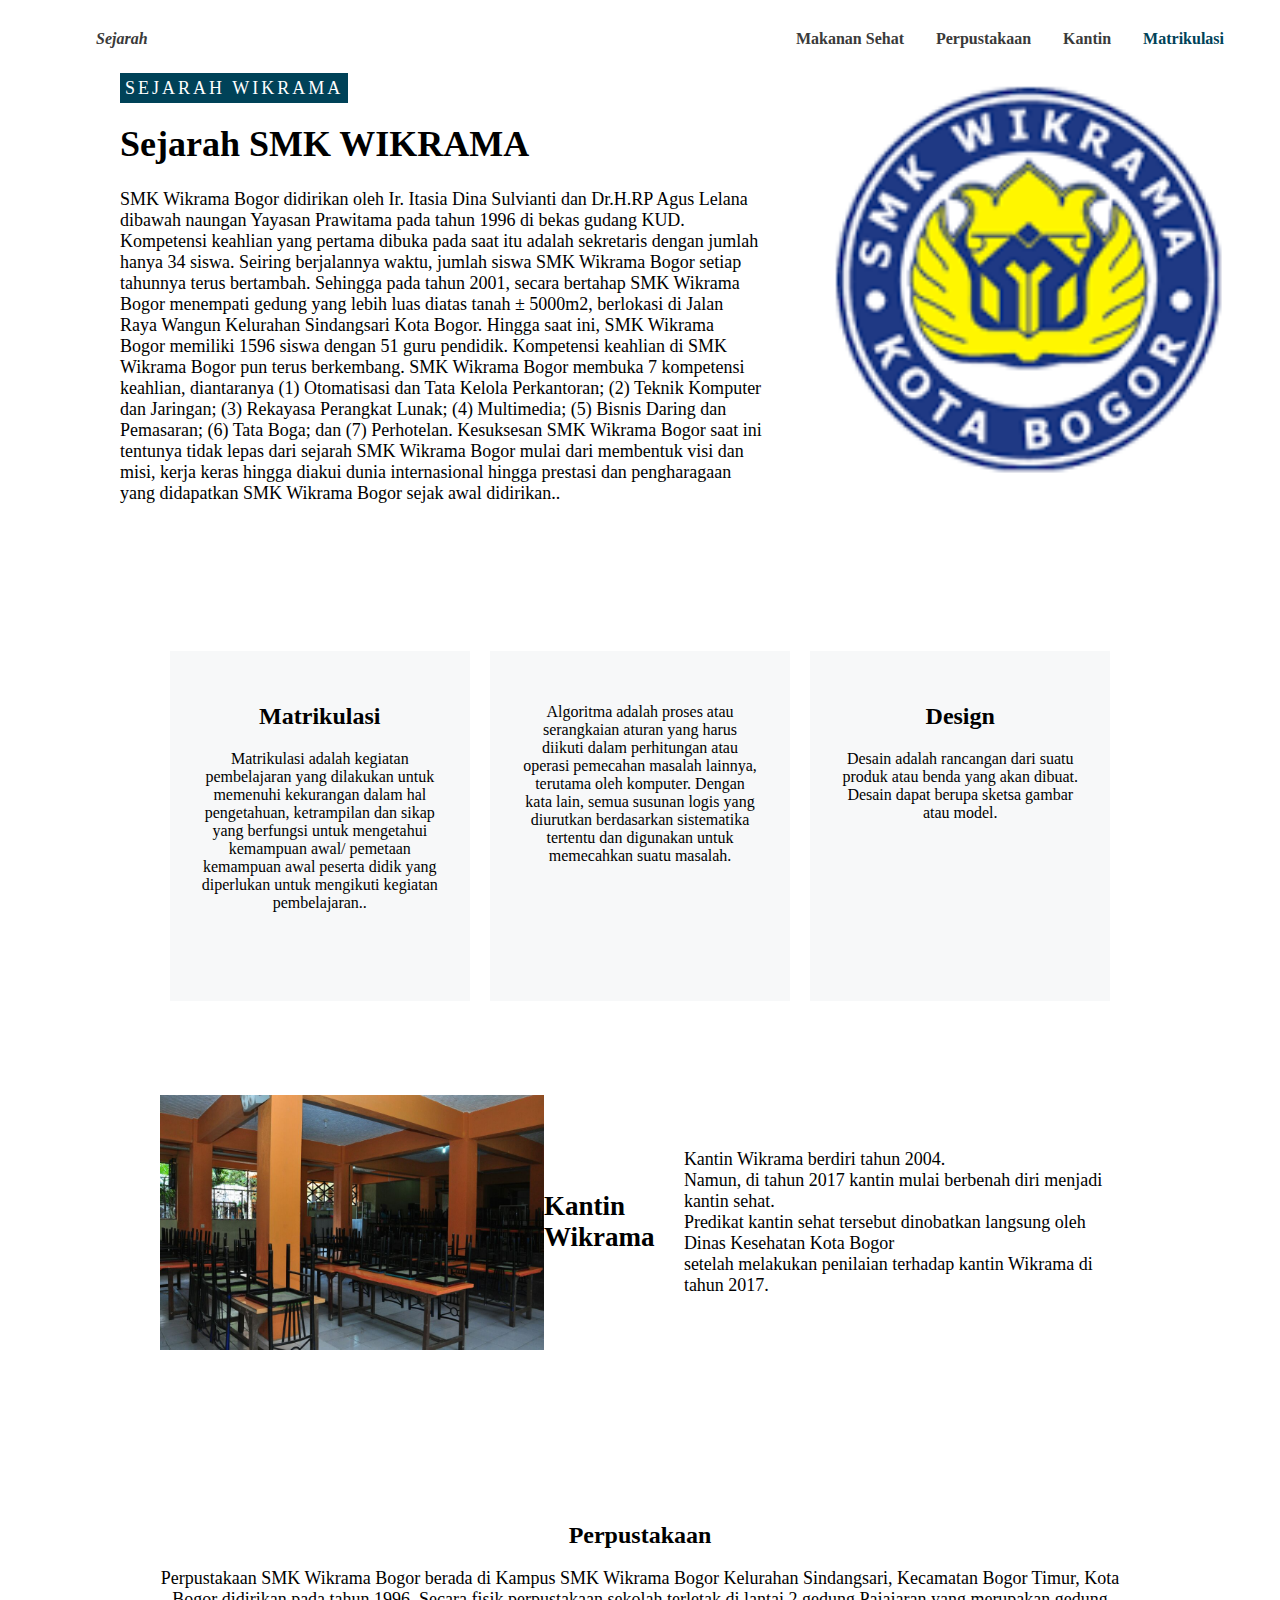
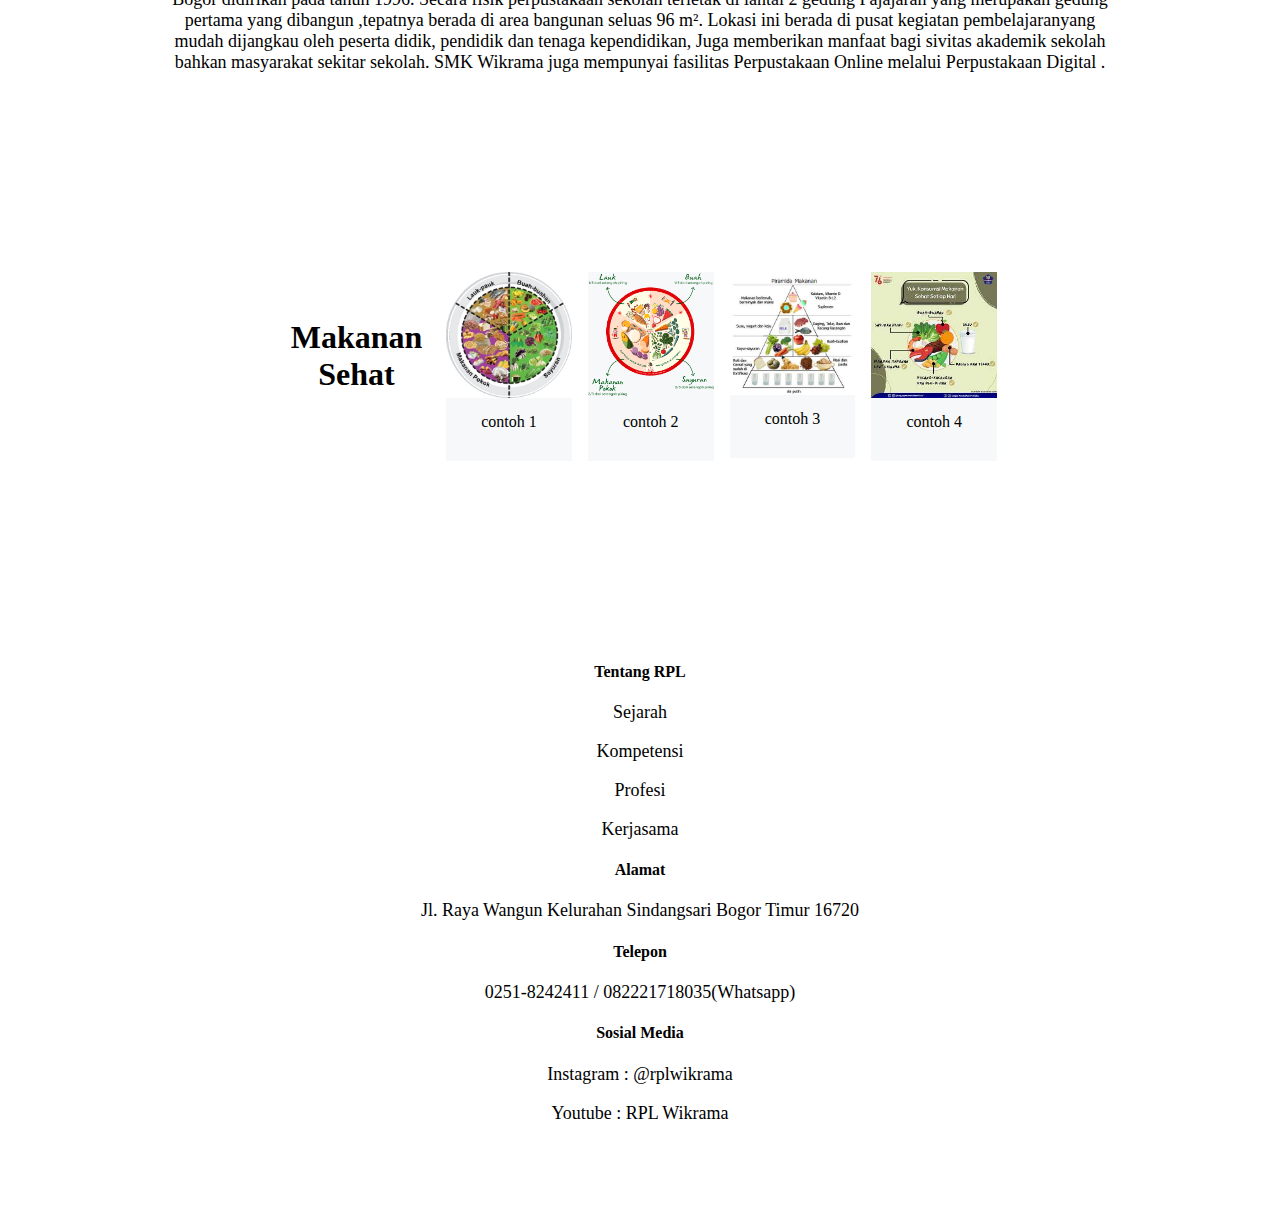
<file: HTML part 1/HTML part 2/index.html>
<html>
    <head>
        <title>Sejarah Wikrama</title>
        <link href="style.css" rel="stylesheet">
    </head>
    <body>
        <div class="container">
            <nav>
                <ul>
                    <li class="logo"><a class="logo-text">Sejarah</a></li>
                    <li><a class="active" href="#home">Matrikulasi</a></li>
                    <li><a href="#">Kantin</a></li>
                    <li><a href="#">Perpustakaan</a></li>
                    <li><a href="#">Makanan Sehat</a></li>
                </ul>
            </nav>
        </div>
    </body>
</html>
<div class="content1">
    <div class="text1">
         <div class="text">
               <p id="tag">
                    <mark>SEJARAH WIKRAMA</mark>
               </p>
               <h1>Sejarah SMK WIKRAMA</h1>
               <p>SMK Wikrama Bogor didirikan oleh Ir. Itasia Dina Sulvianti dan Dr.H.RP Agus Lelana dibawah naungan Yayasan Prawitama pada tahun 1996 di bekas gudang KUD. Kompetensi keahlian yang pertama dibuka pada saat itu adalah sekretaris dengan jumlah hanya 34 siswa. Seiring berjalannya waktu, jumlah siswa SMK Wikrama Bogor setiap tahunnya terus bertambah. Sehingga pada tahun 2001, secara bertahap SMK Wikrama Bogor menempati gedung yang lebih luas diatas tanah ± 5000m2, berlokasi di Jalan Raya Wangun Kelurahan Sindangsari Kota Bogor. Hingga saat ini, SMK Wikrama Bogor memiliki 1596 siswa dengan 51 guru pendidik. Kompetensi keahlian di SMK Wikrama Bogor pun terus berkembang. SMK Wikrama Bogor membuka 7 kompetensi keahlian, diantaranya (1) Otomatisasi dan Tata Kelola Perkantoran; (2) Teknik Komputer dan Jaringan; (3) Rekayasa Perangkat Lunak; (4) Multimedia; (5) Bisnis Daring dan Pemasaran; (6) Tata Boga; dan (7) Perhotelan. Kesuksesan SMK Wikrama Bogor saat ini tentunya tidak lepas dari sejarah SMK Wikrama Bogor mulai dari membentuk visi dan misi, kerja keras hingga diakui dunia internasional hingga prestasi dan pengharagaan yang didapatkan SMK Wikrama Bogor sejak awal didirikan.. 
               </p>
          </div>
      </div>
      <img src="img/images.png" />
</div><div class="content2">
    <div class="card">
        <h2><b>Matrikulasi</b></h2> 
        <p>Matrikulasi adalah kegiatan pembelajaran yang dilakukan untuk memenuhi kekurangan dalam hal pengetahuan, ketrampilan dan sikap yang berfungsi untuk mengetahui kemampuan awal/ pemetaan kemampuan awal peserta didik yang diperlukan untuk mengikuti kegiatan pembelajaran..</p> 
    </div>
    <div class="card">
        <h2><b></b></h2> 
        <p>Algoritma adalah proses atau serangkaian aturan yang harus diikuti dalam perhitungan atau operasi pemecahan masalah lainnya, terutama oleh komputer. 
            Dengan kata lain, semua susunan logis yang diurutkan berdasarkan sistematika tertentu dan digunakan untuk memecahkan suatu masalah.</p> 
    </div>
    <div class="card">
        <h2><b>Design</b></h2> 
        <p>Desain adalah rancangan dari suatu produk atau benda yang akan dibuat. Desain dapat berupa sketsa gambar atau model.</p> 
    </div>
</div>
<div class="content3">
    <img src="img/8JQJ3032GJY.jpg" />
    <div class="text2">
        <div class="text2">
            <h2>Kantin Wikrama</h2>
            <p>Kantin Wikrama berdiri tahun 2004.<br>
                Namun, di tahun 2017 kantin mulai berbenah diri menjadi kantin sehat.   <br>
                Predikat kantin sehat tersebut dinobatkan langsung oleh Dinas Kesehatan Kota Bogor   <br>
                setelah melakukan penilaian terhadap kantin Wikrama di tahun 2017. </p>
        </div>
    </div>
</div>
<div class="content4">
    <h2>Perpustakaan</h2>
    <p>Perpustakaan SMK Wikrama Bogor berada di Kampus SMK Wikrama Bogor Kelurahan Sindangsari, Kecamatan Bogor Timur, Kota Bogor didirikan pada tahun 1996. Secara fisik perpustakaan sekolah terletak di lantai 2 gedung Pajajaran yang merupakan gedung pertama yang dibangun ,tepatnya berada di area bangunan seluas 96 m². 
        Lokasi ini berada di pusat kegiatan pembelajaranyang mudah dijangkau oleh peserta didik, pendidik dan tenaga kependidikan, Juga memberikan manfaat bagi sivitas akademik sekolah bahkan masyarakat sekitar sekolah. SMK Wikrama juga mempunyai fasilitas Perpustakaan Online melalui

        Perpustakaan Digital  .</p>
        <div class="content5">
            <h1>Makanan Sehat</h1>
            <div class="responsive">
                <div class="gallery">
                    <a target="_blank" href="img/makanan sehat 1.png.png">
                        <img src="img/makanan sehat 1.png" width="600" height="400">
                    </a>
                    <div class="desc">contoh 1</div>
                </div>
            </div>
            <div class="responsive">
                <div class="gallery">
                    <a target="_blank" href="img/makanan sehat 2.png">
                        <img src="img/makanan sehat 2.png" width="600" height="400">
                    </a>
                    <div class="desc">contoh 2</div>
                </div>
            </div>
            <div class="responsive">
                <div class="gallery">
                    <a target="_blank" href="img/makanan sehat 3.jpg">
                        <img src="img/makanan sehat 3.jpg" width="600" height="400">
                    </a>
                    <div class="desc">contoh 3</div>
                </div>
            </div>
            <div class="responsive">
                <div class="gallery">
                    <a target="_blank" href="img/makanan sehat 4.jpg">
                        <img src="img/makanan sehat 4.jpg" width="600" height="400">
                    </a>
                    <div class="desc">contoh 4</div>
                </div>
            </div>
        </div>
        <div class="clearfix"></div>
            <footer class="footer-main">
                <div class="footer-grid">   
                      <section class="footer-1">
                        <h4>Tentang RPL</h4>
                          <p>Sejarah</p>
                          <p>Kompetensi</p>
                          <p>Profesi</p>
                          <p>Kerjasama</p>
                      </section>
                     <section class="footer-2">
                        <h4>Alamat</h4>
                        <p>Jl. Raya Wangun
                            Kelurahan Sindangsari
                            Bogor Timur 16720</p>
                        <h4>Telepon</h4>
                        <p>0251-8242411 / 082221718035(Whatsapp)</p>
                      </section>
                     <section class="footer-3">
                       <h4>Sosial Media</h4>
                         <p>Instagram : @rplwikrama</p>
                         <p>Youtube : RPL Wikrama</p>
                     </section>
                </div>
            </footer>
</file>
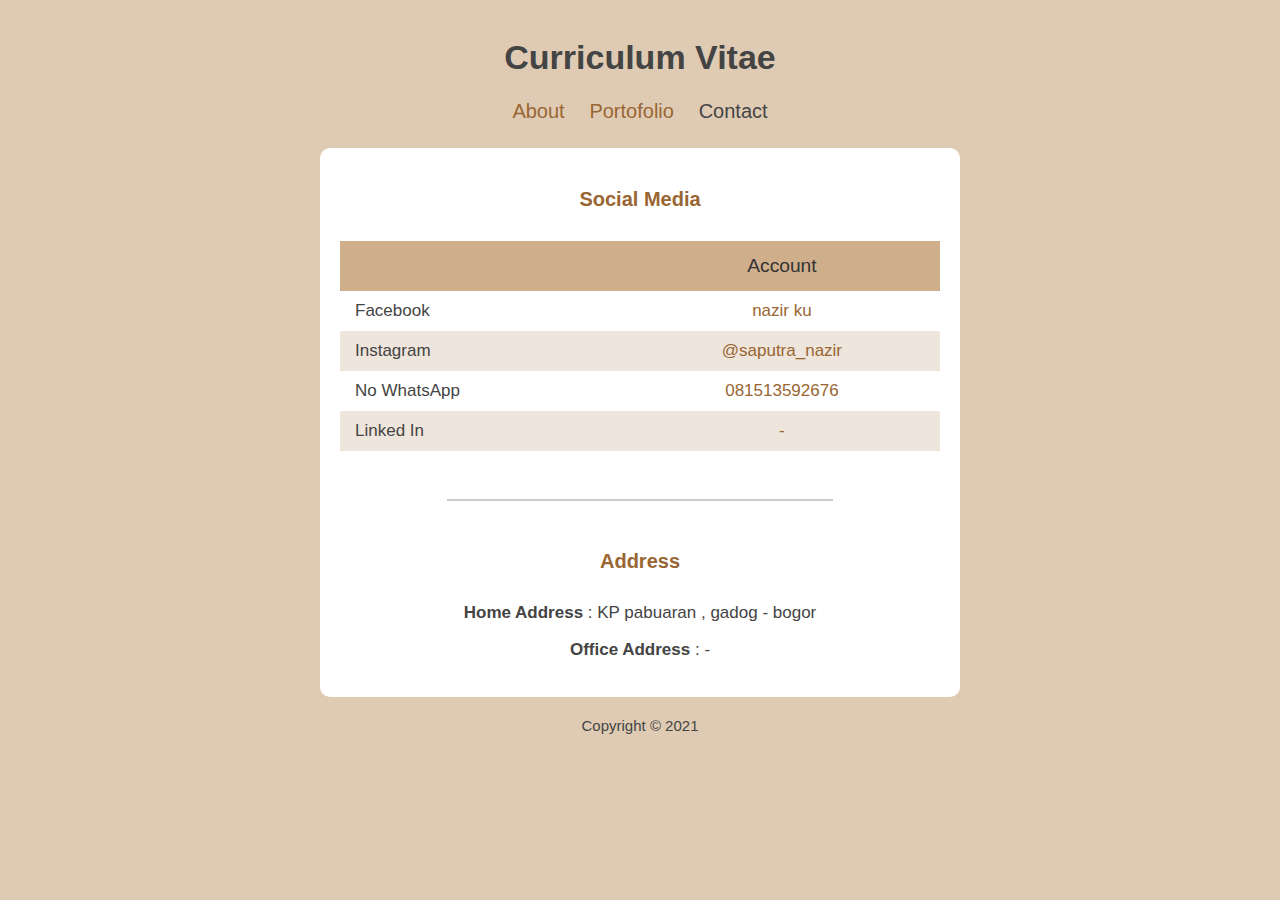
<file: HTML part 1/contact.html>
<!DOCTYPE html>
<html>
<head>
<meta charset="utf-8">
<title>Personal Web</title>
<link rel="stylesheet" type="text/css" href="style.css">
</head>
<body>
<div class="container">
<div class="header">
<h1 class="text-header">Curriculum Vitae</h1>
</div>
<div class="navbar">
<ul class="list-nav">
<li><a href="index.html">About</a></li>
<li><a href="portofolio.html">Portofolio</a></li>
<li><a href="#" class="active">Contact</a></li>
</ul>
</div>
<div class="content">
    <!-- Social Media -->
    <section class="section">
    <h2 class="section-header">Social Media</h2>
    <div class="responsive-table">
    <table>
    <tr class="tr-header">
    <th>&nbsp;</th>
    <th>Account</th>
    </tr>
    <tr>
    <td class="text-left">Facebook</td>
    <td>
    <a href="facebook.com">nazir ku</a>
    </td>
    </tr>
    <tr>
    <td class="text-left">Instagram</td>
    <td>
    <a href="instagram.com">@saputra_nazir</a>
    </td>
    </tr>
    <tr>
    <td class="text-left">No WhatsApp</td>
    <td>
    <a href="twitter.com">081513592676</a>
    </td>
    </tr>
    <tr>
    <td class="text-left">Linked In</td>
    <td>
    <a href="linkedin.com.com">-</a>
    </td>
    </tr>
    </table>
    </div>
    </section>
    <hr>
    <!-- Contact -->
    <section class="section">
    <h2 class="section-header">Address</h2>
    <p><b>Home Address </b>: KP pabuaran , 
     gadog - bogor   </p>
    <p><b>Office Address </b>: -</p>
    </section>
    </div>
    <footer>
    <p class="footer-text">Copyright &copy; 2021</p>
    </footer>
    </div>
    </body>
    </html>
</file>
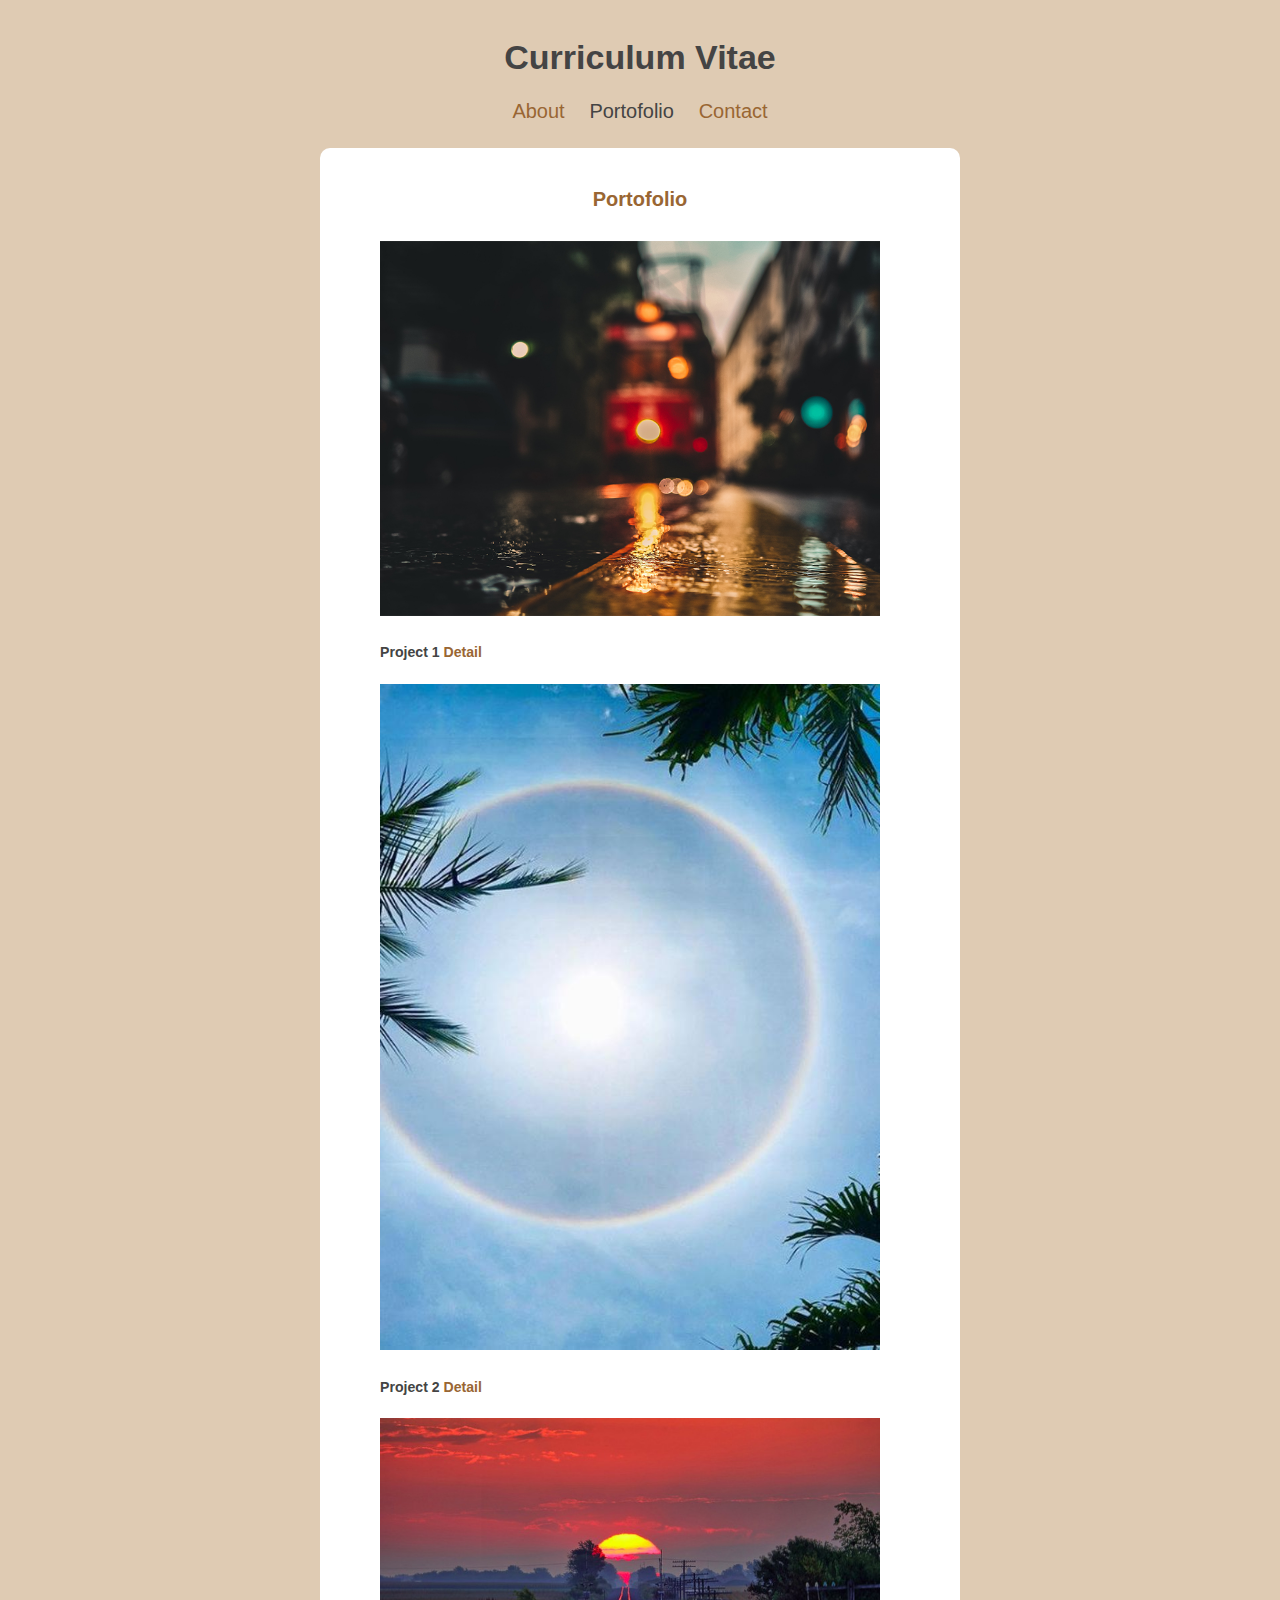
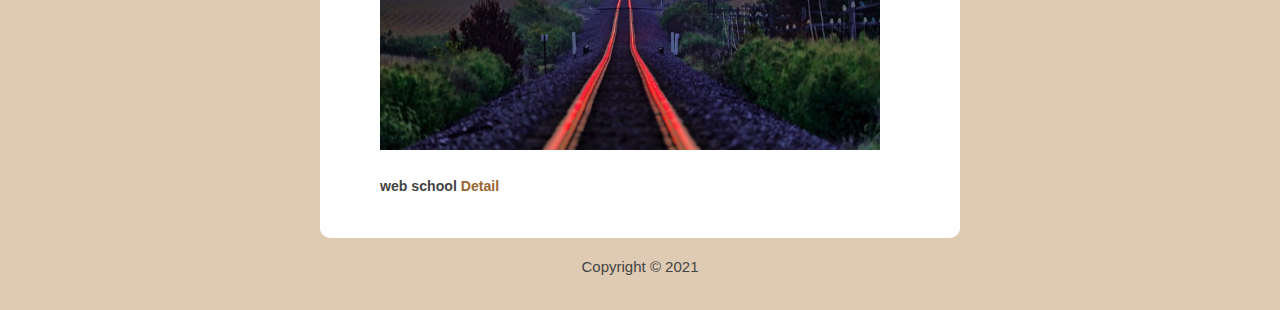
<file: HTML part 1/portofolio.html>
<!DOCTYPE html>
<html>
<head>
<meta charset="utf-8">
<title>Personal Web</title>
<link rel="stylesheet" type="text/css" href="style.css">
</head>
<body>
<div class="container">
<h1>Curriculum Vitae</h1>
<div class="navbar">
<ul class="list-nav">
<li><a href="index.html">About</a></li>
<li><a href="#" class="active">Portofolio</a></li>
<li><a href="contact.html">Contact</a></li>
</ul>
</div>
<div class="content">
<!-- Portofolio -->
<section class="section">
<h2 class="section-header">Portofolio</h2>
<div class="gallery">
<figure class="images">
<img src="img/7-aplikasi-untuk-memperbaiki-foto-buram-nQsTwLpBH0.jpg" width="500px" class="gallery-img" />
<figcaption>
<h5 class="name">Project 1
<span>
<a href="detail.html">Detail</a>
</span>
</h5>
</figcaption>
</figure>
<figure class="images">
<img src="img/006374100_1561027516-foto_diambil_dalam_waktu_yang_pas.jpg"width="500px" class="gallery-img" />
<figcaption>
<h5 class="name">Project 2
<span>
<a href="detail.html">Detail</a>
</span>
</h5>
</figcaption>
</figure>
<figure class="images">
<img src="img/b950aed8-91de-4a5c-9024-dafa279aa580.png"width="500px" class="gallery-img" />
<figcaption>
<h5 class="name">web school
<span>
<a href="HTML part 2/index.html">Detail</a>
</span>
</h5>
</figcaption>
</figure>
</div>
</section>
</div>
<footer>
<p class="footer-text">Copyright &copy; 2021</p>
</footer>
</div>
</body>
</html>
</file>
<file: HTML part 1/HTML part 2/style.css>
ody{
    background-color: #d0e1f9;
    font-family: Arial, Helvetica, sans-serif;
    color: #3a3a3a;
    margin: 0;
  }
  
  ul {
    list-style-type: none;
    margin: 16px 32px;
    overflow: hidden;
  }
    
  li {
    float: right;
  }
  
  .logo {
    float: left;
  }
  
    li a {
      display: block;
      color: #3a3a3a;
      text-align: center;
      padding: 14px 16px;
      text-decoration: none;
      font-weight: bold;
      font-size: 16px;
    }
    
    .logo-text{
      font-style: italic;
    }
      
    li a:hover:not(.active) {
      color: #004258;
    }
      
    .active {
      color: #004258;
    }
    
    @media screen and (max-width: 600px) {
      ul li {float: none;}
      .logo {float: none;}
    }img { 
      width:100%;
      max-width: 400px;
      height: auto;
    }
    
    .content1 {
        display:grid;
        grid-template-columns: 66% auto;
        padding: 0 48px 48px 48px;
    }
    
    .text1 {
      margin: 0 64px;
      font-size: 18px;
      display: flex;
      align-items: center;
    }
    
    h1 {
      margin-top: 0;
    }
    
    #tag {
      margin-top: 0;
      margin-bottom: 24px;
      letter-spacing: 3px;
    }
    
    mark{
      background: #004258;
      color: white;
      padding: 5px 5px;
    }.content2 {
      display: flex;
      justify-content: space-around;
      align-items: center;
      min-height: 300px;
      background-color: white;
      padding: 0 12%;
    }
    
    .card {
      background-color: #f7f8f9;
      transition: 0.3s;
      width: 300px;
      min-height: 350px;
      padding: 32px;
      margin: 81px 0;
      text-align: center;
    }
    
    .card:hover {
      background-color: #fbcb7b;
    }
    
    .content3 {
      padding: 1% 12% 6% 12%;
      background-color: white;
      display:grid;
      grid-template-columns: 40% 60%;
    }
    
    .text2 {
      font-size: 18px;
      display: flex;
      align-items: center;
    }
    
    .content4 {
      text-align: center;
      padding: 6% 12%;
    }
    
    .content4 p {
      font-size: 18px;
    }.content5 {
      padding: 6% 12%;
      background-color: white;
      min-height: 550px;
      display: flex;
      justify-content: space-around;
      align-items: center;
    }
    
    div.gallery {
      background-color:  #f7f8f9;
    }
    
    div.gallery img {
      width: 100%;
      height: auto;
    }
    
    div.desc {
      padding: 15px 15px 30px 15px;
      text-align: center;
    }
    
    * {
      box-sizing: border-box;
    }
    
    .responsive {
      padding: 0 8px;
      width: 24.99999%;
    }
    
    @media only screen and (max-width: 700px) {
      .responsive {
        width: 49.99999%;
        margin: 6px 0;
      }
    }
    
    @media only screen and (max-width: 500px) {
      .responsive {
        width: 100%;
      }
    }
</file>
<file: HTML part 1/style.css>
body {
    background-color: #dfcbb3;
    color: #444444;
    font-family: "Open Sans", Arial;
    font-size: 17px;
    padding: 15px;
    margin: 0;
    }
    .container {
    max-width: 640px;
    margin-left: auto;
    margin-right: auto;
}
h1 { text-align: center; }
.navbar {
text-align: center;
margin-bottom: 25px;
}
.list-nav {
padding: 0;
margin: 0;
}
.list-nav li {
display: inline-block;
list-style: none;
margin-left: 10px;
margin-right: 10px;
}
.list-nav a { font-size: 20px; }
.list-nav li a.active { color: #444444; }
a:hover { color: #444444; }
a {
color: #996633;
text-decoration:none;
}
.content {
background-color: #ffffff;
border-radius: 10px;
}
.content-header{ margin-bottom: 0; }
.content-text {
font-size: 20px;
margin: 0;
}
#content-img {
background-image: url(img/header.jpg);
background-position: center;
background-size: cover;
min-height: 400px;
text-align: center;
border-top-left-radius: 10px;
border-top-right-radius: 10px;
}
#content-img img {
max-width: 50%;
margin-bottom: -15px;
}
.content1 {
padding: 15%;
font-size: 30px;
}
.section {
padding-top: 10px;
padding-left: 20px;
padding-right: 20px;
padding-bottom: 20px;
}
.section-small {
max-width: 490px;
margin-left: auto;
margin-right: auto;
padding-top: 20px;
text-align: center;
}
.section-header {
color: #996633;
text-align: center;
font-size: 20px;
margin-top: 30px;
margin-bottom: 30px;
}
hr {
width: 60%;
border: 0.5px solid #ccc;
}
table {
width: 100%;
border-spacing: 0;
padding-bottom: 20px;
}
th {
color: #333333;
font-weight: 400;
font-size: 1.2rem;
padding-left: 15px;
padding-right: 15px;
}
td {
text-align: center;
padding: 10px 15px;
}
.text-left { text-align: left; }
tr:nth-child(odd) { background-color: #eee5dc; }
tr.tr-header {
background-color: #cfae8b;
height: 50px;
}
.footer-text {
    font-size: 15px;
margin-top: 20px;
margin-bottom: 20px;
text-align: center;
}
p { text-align: center; }
</file>
